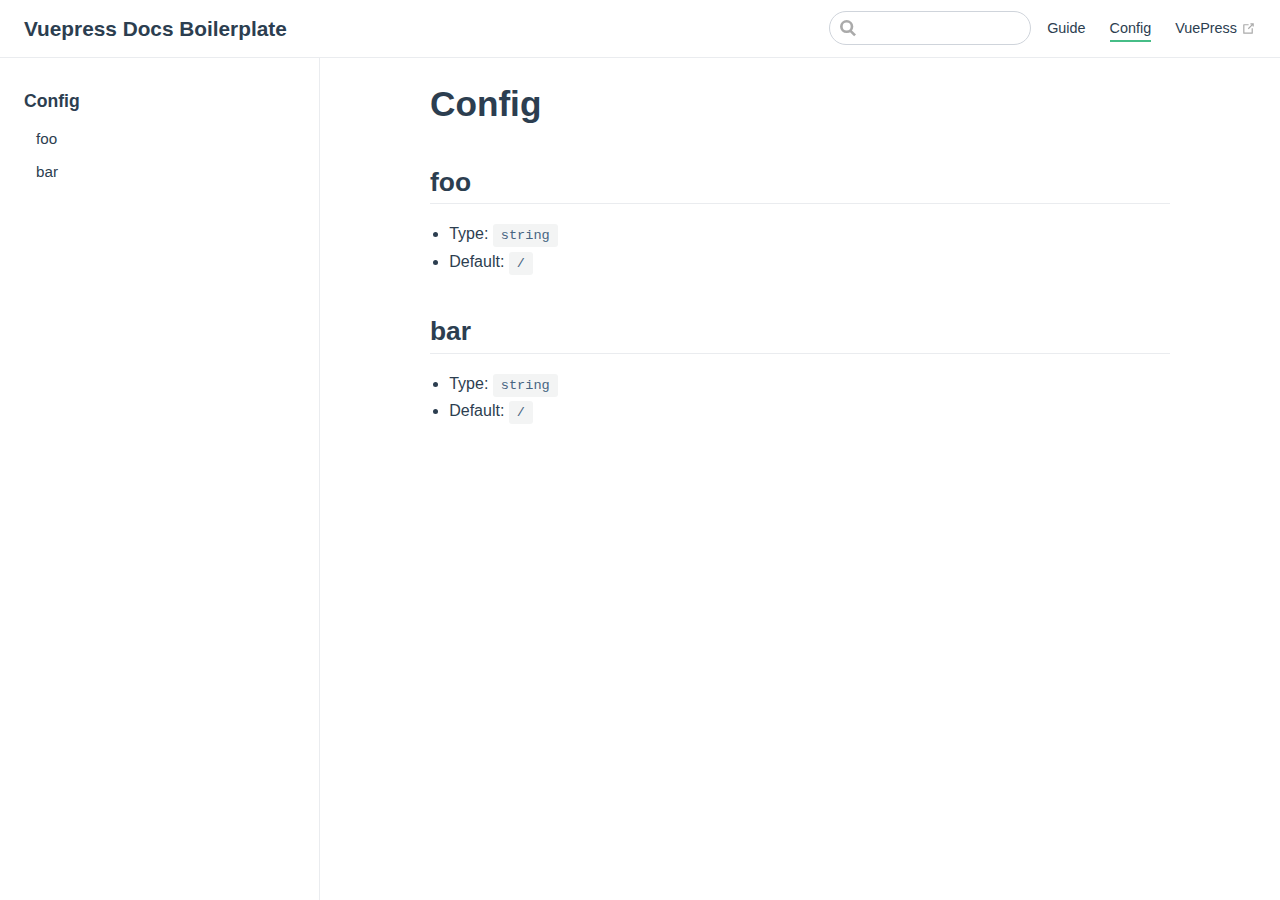
<file: config/index.html>
<!DOCTYPE html>
<html lang="en-US">
  <head>
    <meta charset="utf-8">
    <meta name="viewport" content="width=device-width,initial-scale=1">
    <title>Config | Vuepress Docs Boilerplate</title>
    <meta name="generator" content="VuePress 1.9.10">
    
    <meta name="description" content="">
    <meta name="theme-color" content="#3eaf7c">
    <meta name="apple-mobile-web-app-capable" content="yes">
    <meta name="apple-mobile-web-app-status-bar-style" content="black">
    
    <link rel="preload" href="/assets/css/0.styles.c6d8ffaf.css" as="style"><link rel="preload" href="/assets/js/app.fe4a6347.js" as="script"><link rel="preload" href="/assets/js/2.d76be87f.js" as="script"><link rel="preload" href="/assets/js/1.91cce793.js" as="script"><link rel="preload" href="/assets/js/25.e9af636b.js" as="script"><link rel="prefetch" href="/assets/js/10.0fdacb75.js"><link rel="prefetch" href="/assets/js/11.fc16fbda.js"><link rel="prefetch" href="/assets/js/12.be537a12.js"><link rel="prefetch" href="/assets/js/13.661d7b75.js"><link rel="prefetch" href="/assets/js/14.4673512e.js"><link rel="prefetch" href="/assets/js/15.9fb4f1ad.js"><link rel="prefetch" href="/assets/js/16.b0b6e33b.js"><link rel="prefetch" href="/assets/js/17.10ba81a9.js"><link rel="prefetch" href="/assets/js/18.a01b6027.js"><link rel="prefetch" href="/assets/js/19.d81a04ea.js"><link rel="prefetch" href="/assets/js/20.4534a872.js"><link rel="prefetch" href="/assets/js/21.030f452a.js"><link rel="prefetch" href="/assets/js/22.b78b0f47.js"><link rel="prefetch" href="/assets/js/23.19daa58f.js"><link rel="prefetch" href="/assets/js/24.bfe950e1.js"><link rel="prefetch" href="/assets/js/26.71f2a748.js"><link rel="prefetch" href="/assets/js/27.6886d019.js"><link rel="prefetch" href="/assets/js/28.6fd66ee4.js"><link rel="prefetch" href="/assets/js/3.6d852873.js"><link rel="prefetch" href="/assets/js/4.c29464a1.js"><link rel="prefetch" href="/assets/js/5.de53c724.js"><link rel="prefetch" href="/assets/js/6.78868ed9.js"><link rel="prefetch" href="/assets/js/7.7e58b9c4.js"><link rel="prefetch" href="/assets/js/vendors~docsearch.8b826ef6.js">
    <link rel="stylesheet" href="/assets/css/0.styles.c6d8ffaf.css">
  </head>
  <body>
    <div id="app" data-server-rendered="true"><div class="theme-container"><header class="navbar"><div class="sidebar-button"><svg xmlns="http://www.w3.org/2000/svg" aria-hidden="true" role="img" viewBox="0 0 448 512" class="icon"><path fill="currentColor" d="M436 124H12c-6.627 0-12-5.373-12-12V80c0-6.627 5.373-12 12-12h424c6.627 0 12 5.373 12 12v32c0 6.627-5.373 12-12 12zm0 160H12c-6.627 0-12-5.373-12-12v-32c0-6.627 5.373-12 12-12h424c6.627 0 12 5.373 12 12v32c0 6.627-5.373 12-12 12zm0 160H12c-6.627 0-12-5.373-12-12v-32c0-6.627 5.373-12 12-12h424c6.627 0 12 5.373 12 12v32c0 6.627-5.373 12-12 12z"></path></svg></div> <a href="/" class="home-link router-link-active"><!----> <span class="site-name">Vuepress Docs Boilerplate</span></a> <div class="links"><div class="search-box"><input aria-label="Search" autocomplete="off" spellcheck="false" value=""> <!----></div> <nav class="nav-links can-hide"><div class="nav-item"><a href="/guide/" class="nav-link">
  Guide
</a></div><div class="nav-item"><a href="/config/" aria-current="page" class="nav-link router-link-exact-active router-link-active">
  Config
</a></div><div class="nav-item"><a href="https://v1.vuepress.vuejs.org" target="_blank" rel="noopener noreferrer" class="nav-link external">
  VuePress
  <span><svg xmlns="http://www.w3.org/2000/svg" aria-hidden="true" focusable="false" x="0px" y="0px" viewBox="0 0 100 100" width="15" height="15" class="icon outbound"><path fill="currentColor" d="M18.8,85.1h56l0,0c2.2,0,4-1.8,4-4v-32h-8v28h-48v-48h28v-8h-32l0,0c-2.2,0-4,1.8-4,4v56C14.8,83.3,16.6,85.1,18.8,85.1z"></path> <polygon fill="currentColor" points="45.7,48.7 51.3,54.3 77.2,28.5 77.2,37.2 85.2,37.2 85.2,14.9 62.8,14.9 62.8,22.9 71.5,22.9"></polygon></svg> <span class="sr-only">(opens new window)</span></span></a></div> <!----></nav></div></header> <div class="sidebar-mask"></div> <aside class="sidebar"><nav class="nav-links"><div class="nav-item"><a href="/guide/" class="nav-link">
  Guide
</a></div><div class="nav-item"><a href="/config/" aria-current="page" class="nav-link router-link-exact-active router-link-active">
  Config
</a></div><div class="nav-item"><a href="https://v1.vuepress.vuejs.org" target="_blank" rel="noopener noreferrer" class="nav-link external">
  VuePress
  <span><svg xmlns="http://www.w3.org/2000/svg" aria-hidden="true" focusable="false" x="0px" y="0px" viewBox="0 0 100 100" width="15" height="15" class="icon outbound"><path fill="currentColor" d="M18.8,85.1h56l0,0c2.2,0,4-1.8,4-4v-32h-8v28h-48v-48h28v-8h-32l0,0c-2.2,0-4,1.8-4,4v56C14.8,83.3,16.6,85.1,18.8,85.1z"></path> <polygon fill="currentColor" points="45.7,48.7 51.3,54.3 77.2,28.5 77.2,37.2 85.2,37.2 85.2,14.9 62.8,14.9 62.8,22.9 71.5,22.9"></polygon></svg> <span class="sr-only">(opens new window)</span></span></a></div> <!----></nav>  <ul class="sidebar-links"><li><section class="sidebar-group depth-0"><p class="sidebar-heading open"><span>Config</span> <!----></p> <ul class="sidebar-links sidebar-group-items"><li><a href="/config/#foo" class="sidebar-link">foo</a><ul class="sidebar-sub-headers"></ul></li><li><a href="/config/#bar" class="sidebar-link">bar</a><ul class="sidebar-sub-headers"></ul></li></ul></section></li></ul> </aside> <main class="page"> <div class="theme-default-content content__default"><h1 id="config"><a href="#config" class="header-anchor">#</a> Config</h1> <h2 id="foo"><a href="#foo" class="header-anchor">#</a> foo</h2> <ul><li>Type: <code>string</code></li> <li>Default: <code>/</code></li></ul> <h2 id="bar"><a href="#bar" class="header-anchor">#</a> bar</h2> <ul><li>Type: <code>string</code></li> <li>Default: <code>/</code></li></ul></div> <footer class="page-edit"><!----> <!----></footer> <!----> </main></div><div class="global-ui"></div></div>
    <script src="/assets/js/app.fe4a6347.js" defer></script><script src="/assets/js/2.d76be87f.js" defer></script><script src="/assets/js/1.91cce793.js" defer></script><script src="/assets/js/25.e9af636b.js" defer></script>
  </body>
</html>
</file>
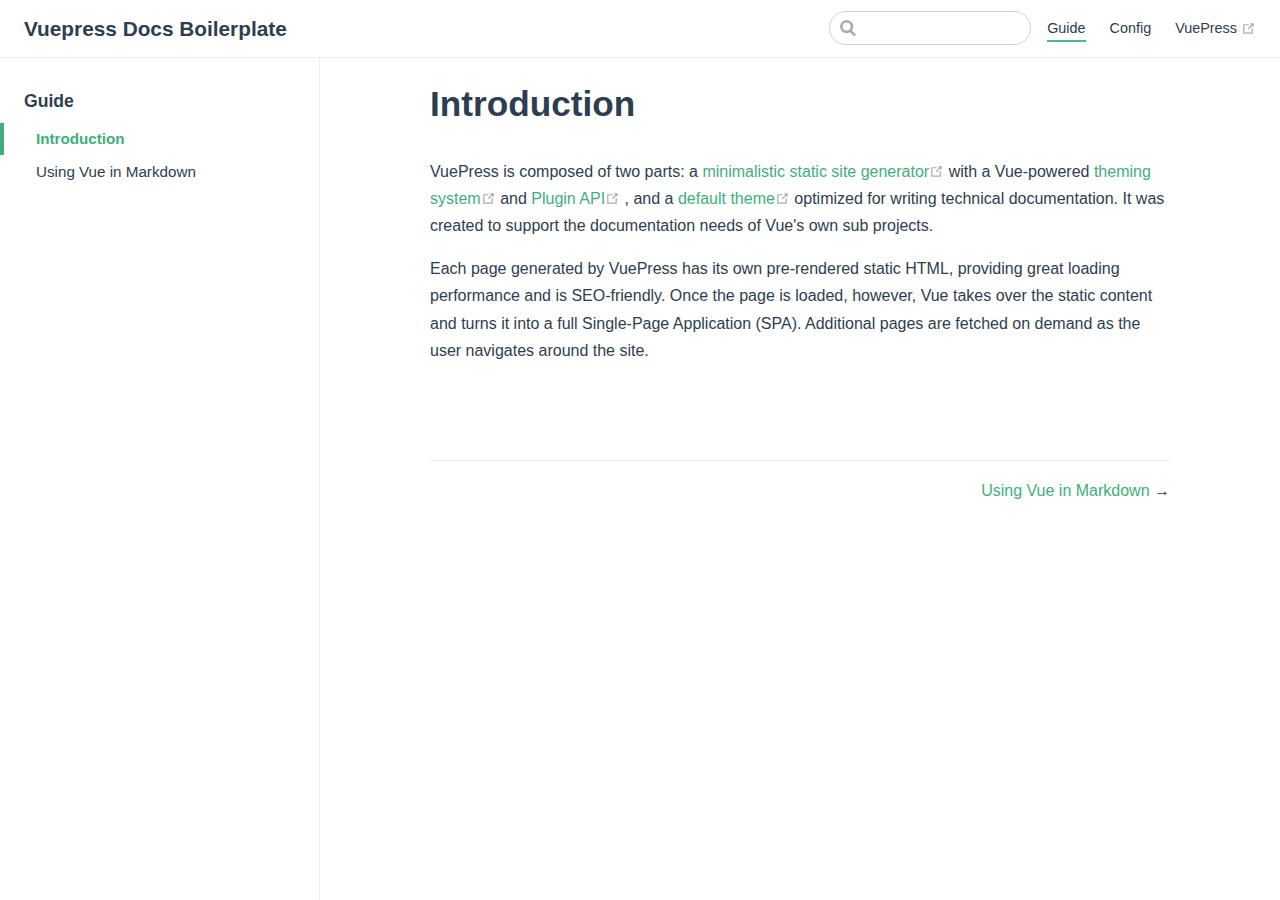
<file: guide/index.html>
<!DOCTYPE html>
<html lang="en-US">
  <head>
    <meta charset="utf-8">
    <meta name="viewport" content="width=device-width,initial-scale=1">
    <title>Introduction | Vuepress Docs Boilerplate</title>
    <meta name="generator" content="VuePress 1.9.10">
    
    <meta name="description" content="">
    <meta name="theme-color" content="#3eaf7c">
    <meta name="apple-mobile-web-app-capable" content="yes">
    <meta name="apple-mobile-web-app-status-bar-style" content="black">
    
    <link rel="preload" href="/assets/css/0.styles.c6d8ffaf.css" as="style"><link rel="preload" href="/assets/js/app.fe4a6347.js" as="script"><link rel="preload" href="/assets/js/2.d76be87f.js" as="script"><link rel="preload" href="/assets/js/1.91cce793.js" as="script"><link rel="preload" href="/assets/js/26.71f2a748.js" as="script"><link rel="prefetch" href="/assets/js/10.0fdacb75.js"><link rel="prefetch" href="/assets/js/11.fc16fbda.js"><link rel="prefetch" href="/assets/js/12.be537a12.js"><link rel="prefetch" href="/assets/js/13.661d7b75.js"><link rel="prefetch" href="/assets/js/14.4673512e.js"><link rel="prefetch" href="/assets/js/15.9fb4f1ad.js"><link rel="prefetch" href="/assets/js/16.b0b6e33b.js"><link rel="prefetch" href="/assets/js/17.10ba81a9.js"><link rel="prefetch" href="/assets/js/18.a01b6027.js"><link rel="prefetch" href="/assets/js/19.d81a04ea.js"><link rel="prefetch" href="/assets/js/20.4534a872.js"><link rel="prefetch" href="/assets/js/21.030f452a.js"><link rel="prefetch" href="/assets/js/22.b78b0f47.js"><link rel="prefetch" href="/assets/js/23.19daa58f.js"><link rel="prefetch" href="/assets/js/24.bfe950e1.js"><link rel="prefetch" href="/assets/js/25.e9af636b.js"><link rel="prefetch" href="/assets/js/27.6886d019.js"><link rel="prefetch" href="/assets/js/28.6fd66ee4.js"><link rel="prefetch" href="/assets/js/3.6d852873.js"><link rel="prefetch" href="/assets/js/4.c29464a1.js"><link rel="prefetch" href="/assets/js/5.de53c724.js"><link rel="prefetch" href="/assets/js/6.78868ed9.js"><link rel="prefetch" href="/assets/js/7.7e58b9c4.js"><link rel="prefetch" href="/assets/js/vendors~docsearch.8b826ef6.js">
    <link rel="stylesheet" href="/assets/css/0.styles.c6d8ffaf.css">
  </head>
  <body>
    <div id="app" data-server-rendered="true"><div class="theme-container"><header class="navbar"><div class="sidebar-button"><svg xmlns="http://www.w3.org/2000/svg" aria-hidden="true" role="img" viewBox="0 0 448 512" class="icon"><path fill="currentColor" d="M436 124H12c-6.627 0-12-5.373-12-12V80c0-6.627 5.373-12 12-12h424c6.627 0 12 5.373 12 12v32c0 6.627-5.373 12-12 12zm0 160H12c-6.627 0-12-5.373-12-12v-32c0-6.627 5.373-12 12-12h424c6.627 0 12 5.373 12 12v32c0 6.627-5.373 12-12 12zm0 160H12c-6.627 0-12-5.373-12-12v-32c0-6.627 5.373-12 12-12h424c6.627 0 12 5.373 12 12v32c0 6.627-5.373 12-12 12z"></path></svg></div> <a href="/" class="home-link router-link-active"><!----> <span class="site-name">Vuepress Docs Boilerplate</span></a> <div class="links"><div class="search-box"><input aria-label="Search" autocomplete="off" spellcheck="false" value=""> <!----></div> <nav class="nav-links can-hide"><div class="nav-item"><a href="/guide/" aria-current="page" class="nav-link router-link-exact-active router-link-active">
  Guide
</a></div><div class="nav-item"><a href="/config/" class="nav-link">
  Config
</a></div><div class="nav-item"><a href="https://v1.vuepress.vuejs.org" target="_blank" rel="noopener noreferrer" class="nav-link external">
  VuePress
  <span><svg xmlns="http://www.w3.org/2000/svg" aria-hidden="true" focusable="false" x="0px" y="0px" viewBox="0 0 100 100" width="15" height="15" class="icon outbound"><path fill="currentColor" d="M18.8,85.1h56l0,0c2.2,0,4-1.8,4-4v-32h-8v28h-48v-48h28v-8h-32l0,0c-2.2,0-4,1.8-4,4v56C14.8,83.3,16.6,85.1,18.8,85.1z"></path> <polygon fill="currentColor" points="45.7,48.7 51.3,54.3 77.2,28.5 77.2,37.2 85.2,37.2 85.2,14.9 62.8,14.9 62.8,22.9 71.5,22.9"></polygon></svg> <span class="sr-only">(opens new window)</span></span></a></div> <!----></nav></div></header> <div class="sidebar-mask"></div> <aside class="sidebar"><nav class="nav-links"><div class="nav-item"><a href="/guide/" aria-current="page" class="nav-link router-link-exact-active router-link-active">
  Guide
</a></div><div class="nav-item"><a href="/config/" class="nav-link">
  Config
</a></div><div class="nav-item"><a href="https://v1.vuepress.vuejs.org" target="_blank" rel="noopener noreferrer" class="nav-link external">
  VuePress
  <span><svg xmlns="http://www.w3.org/2000/svg" aria-hidden="true" focusable="false" x="0px" y="0px" viewBox="0 0 100 100" width="15" height="15" class="icon outbound"><path fill="currentColor" d="M18.8,85.1h56l0,0c2.2,0,4-1.8,4-4v-32h-8v28h-48v-48h28v-8h-32l0,0c-2.2,0-4,1.8-4,4v56C14.8,83.3,16.6,85.1,18.8,85.1z"></path> <polygon fill="currentColor" points="45.7,48.7 51.3,54.3 77.2,28.5 77.2,37.2 85.2,37.2 85.2,14.9 62.8,14.9 62.8,22.9 71.5,22.9"></polygon></svg> <span class="sr-only">(opens new window)</span></span></a></div> <!----></nav>  <ul class="sidebar-links"><li><section class="sidebar-group depth-0"><p class="sidebar-heading open"><span>Guide</span> <!----></p> <ul class="sidebar-links sidebar-group-items"><li><a href="/guide/" aria-current="page" class="active sidebar-link">Introduction</a></li><li><a href="/guide/using-vue.html" class="sidebar-link">Using Vue in Markdown</a></li></ul></section></li></ul> </aside> <main class="page"> <div class="theme-default-content content__default"><h1 id="introduction"><a href="#introduction" class="header-anchor">#</a> Introduction</h1> <p>VuePress is composed of two parts: a <a href="https://github.com/vuejs/vuepress/tree/master/packages/%40vuepress/core" target="_blank" rel="noopener noreferrer">minimalistic static site generator<span><svg xmlns="http://www.w3.org/2000/svg" aria-hidden="true" focusable="false" x="0px" y="0px" viewBox="0 0 100 100" width="15" height="15" class="icon outbound"><path fill="currentColor" d="M18.8,85.1h56l0,0c2.2,0,4-1.8,4-4v-32h-8v28h-48v-48h28v-8h-32l0,0c-2.2,0-4,1.8-4,4v56C14.8,83.3,16.6,85.1,18.8,85.1z"></path> <polygon fill="currentColor" points="45.7,48.7 51.3,54.3 77.2,28.5 77.2,37.2 85.2,37.2 85.2,14.9 62.8,14.9 62.8,22.9 71.5,22.9"></polygon></svg> <span class="sr-only">(opens new window)</span></span></a> with a Vue-powered <a href="https://v1.vuepress.vuejs.org/theme/" target="_blank" rel="noopener noreferrer">theming system<span><svg xmlns="http://www.w3.org/2000/svg" aria-hidden="true" focusable="false" x="0px" y="0px" viewBox="0 0 100 100" width="15" height="15" class="icon outbound"><path fill="currentColor" d="M18.8,85.1h56l0,0c2.2,0,4-1.8,4-4v-32h-8v28h-48v-48h28v-8h-32l0,0c-2.2,0-4,1.8-4,4v56C14.8,83.3,16.6,85.1,18.8,85.1z"></path> <polygon fill="currentColor" points="45.7,48.7 51.3,54.3 77.2,28.5 77.2,37.2 85.2,37.2 85.2,14.9 62.8,14.9 62.8,22.9 71.5,22.9"></polygon></svg> <span class="sr-only">(opens new window)</span></span></a> and <a href="https://v1.vuepress.vuejs.org/plugin/" target="_blank" rel="noopener noreferrer">Plugin API<span><svg xmlns="http://www.w3.org/2000/svg" aria-hidden="true" focusable="false" x="0px" y="0px" viewBox="0 0 100 100" width="15" height="15" class="icon outbound"><path fill="currentColor" d="M18.8,85.1h56l0,0c2.2,0,4-1.8,4-4v-32h-8v28h-48v-48h28v-8h-32l0,0c-2.2,0-4,1.8-4,4v56C14.8,83.3,16.6,85.1,18.8,85.1z"></path> <polygon fill="currentColor" points="45.7,48.7 51.3,54.3 77.2,28.5 77.2,37.2 85.2,37.2 85.2,14.9 62.8,14.9 62.8,22.9 71.5,22.9"></polygon></svg> <span class="sr-only">(opens new window)</span></span></a>, and a <a href="https://v1.vuepress.vuejs.org/theme/default-theme-config.html" target="_blank" rel="noopener noreferrer">default theme<span><svg xmlns="http://www.w3.org/2000/svg" aria-hidden="true" focusable="false" x="0px" y="0px" viewBox="0 0 100 100" width="15" height="15" class="icon outbound"><path fill="currentColor" d="M18.8,85.1h56l0,0c2.2,0,4-1.8,4-4v-32h-8v28h-48v-48h28v-8h-32l0,0c-2.2,0-4,1.8-4,4v56C14.8,83.3,16.6,85.1,18.8,85.1z"></path> <polygon fill="currentColor" points="45.7,48.7 51.3,54.3 77.2,28.5 77.2,37.2 85.2,37.2 85.2,14.9 62.8,14.9 62.8,22.9 71.5,22.9"></polygon></svg> <span class="sr-only">(opens new window)</span></span></a> optimized for writing technical documentation. It was created to support the documentation needs of Vue's own sub projects.</p> <p>Each page generated by VuePress has its own pre-rendered static HTML, providing great loading performance and is SEO-friendly. Once the page is loaded, however, Vue takes over the static content and turns it into a full Single-Page Application (SPA). Additional pages are fetched on demand as the user navigates around the site.</p></div> <footer class="page-edit"><!----> <!----></footer> <div class="page-nav"><p class="inner"><!----> <span class="next"><a href="/guide/using-vue.html">
        Using Vue in Markdown
      </a>
      →
    </span></p></div> </main></div><div class="global-ui"></div></div>
    <script src="/assets/js/app.fe4a6347.js" defer></script><script src="/assets/js/2.d76be87f.js" defer></script><script src="/assets/js/1.91cce793.js" defer></script><script src="/assets/js/26.71f2a748.js" defer></script>
  </body>
</html>
</file>
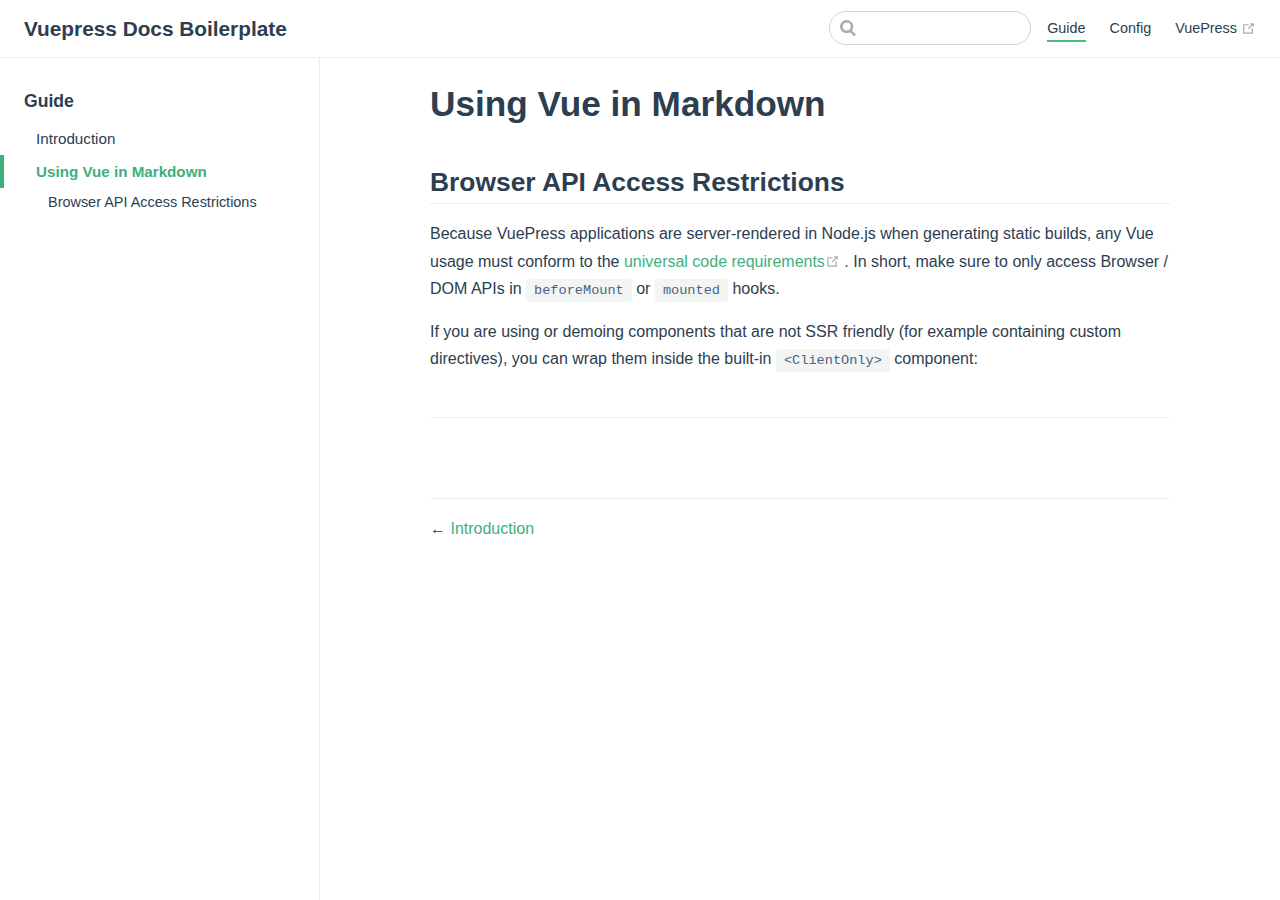
<file: guide/using-vue.html>
<!DOCTYPE html>
<html lang="en-US">
  <head>
    <meta charset="utf-8">
    <meta name="viewport" content="width=device-width,initial-scale=1">
    <title>Using Vue in Markdown | Vuepress Docs Boilerplate</title>
    <meta name="generator" content="VuePress 1.9.10">
    
    <meta name="description" content="">
    <meta name="theme-color" content="#3eaf7c">
    <meta name="apple-mobile-web-app-capable" content="yes">
    <meta name="apple-mobile-web-app-status-bar-style" content="black">
    
    <link rel="preload" href="/assets/css/0.styles.c6d8ffaf.css" as="style"><link rel="preload" href="/assets/js/app.fe4a6347.js" as="script"><link rel="preload" href="/assets/js/2.d76be87f.js" as="script"><link rel="preload" href="/assets/js/1.91cce793.js" as="script"><link rel="preload" href="/assets/js/27.6886d019.js" as="script"><link rel="prefetch" href="/assets/js/10.0fdacb75.js"><link rel="prefetch" href="/assets/js/11.fc16fbda.js"><link rel="prefetch" href="/assets/js/12.be537a12.js"><link rel="prefetch" href="/assets/js/13.661d7b75.js"><link rel="prefetch" href="/assets/js/14.4673512e.js"><link rel="prefetch" href="/assets/js/15.9fb4f1ad.js"><link rel="prefetch" href="/assets/js/16.b0b6e33b.js"><link rel="prefetch" href="/assets/js/17.10ba81a9.js"><link rel="prefetch" href="/assets/js/18.a01b6027.js"><link rel="prefetch" href="/assets/js/19.d81a04ea.js"><link rel="prefetch" href="/assets/js/20.4534a872.js"><link rel="prefetch" href="/assets/js/21.030f452a.js"><link rel="prefetch" href="/assets/js/22.b78b0f47.js"><link rel="prefetch" href="/assets/js/23.19daa58f.js"><link rel="prefetch" href="/assets/js/24.bfe950e1.js"><link rel="prefetch" href="/assets/js/25.e9af636b.js"><link rel="prefetch" href="/assets/js/26.71f2a748.js"><link rel="prefetch" href="/assets/js/28.6fd66ee4.js"><link rel="prefetch" href="/assets/js/3.6d852873.js"><link rel="prefetch" href="/assets/js/4.c29464a1.js"><link rel="prefetch" href="/assets/js/5.de53c724.js"><link rel="prefetch" href="/assets/js/6.78868ed9.js"><link rel="prefetch" href="/assets/js/7.7e58b9c4.js"><link rel="prefetch" href="/assets/js/vendors~docsearch.8b826ef6.js">
    <link rel="stylesheet" href="/assets/css/0.styles.c6d8ffaf.css">
  </head>
  <body>
    <div id="app" data-server-rendered="true"><div class="theme-container"><header class="navbar"><div class="sidebar-button"><svg xmlns="http://www.w3.org/2000/svg" aria-hidden="true" role="img" viewBox="0 0 448 512" class="icon"><path fill="currentColor" d="M436 124H12c-6.627 0-12-5.373-12-12V80c0-6.627 5.373-12 12-12h424c6.627 0 12 5.373 12 12v32c0 6.627-5.373 12-12 12zm0 160H12c-6.627 0-12-5.373-12-12v-32c0-6.627 5.373-12 12-12h424c6.627 0 12 5.373 12 12v32c0 6.627-5.373 12-12 12zm0 160H12c-6.627 0-12-5.373-12-12v-32c0-6.627 5.373-12 12-12h424c6.627 0 12 5.373 12 12v32c0 6.627-5.373 12-12 12z"></path></svg></div> <a href="/" class="home-link router-link-active"><!----> <span class="site-name">Vuepress Docs Boilerplate</span></a> <div class="links"><div class="search-box"><input aria-label="Search" autocomplete="off" spellcheck="false" value=""> <!----></div> <nav class="nav-links can-hide"><div class="nav-item"><a href="/guide/" class="nav-link router-link-active">
  Guide
</a></div><div class="nav-item"><a href="/config/" class="nav-link">
  Config
</a></div><div class="nav-item"><a href="https://v1.vuepress.vuejs.org" target="_blank" rel="noopener noreferrer" class="nav-link external">
  VuePress
  <span><svg xmlns="http://www.w3.org/2000/svg" aria-hidden="true" focusable="false" x="0px" y="0px" viewBox="0 0 100 100" width="15" height="15" class="icon outbound"><path fill="currentColor" d="M18.8,85.1h56l0,0c2.2,0,4-1.8,4-4v-32h-8v28h-48v-48h28v-8h-32l0,0c-2.2,0-4,1.8-4,4v56C14.8,83.3,16.6,85.1,18.8,85.1z"></path> <polygon fill="currentColor" points="45.7,48.7 51.3,54.3 77.2,28.5 77.2,37.2 85.2,37.2 85.2,14.9 62.8,14.9 62.8,22.9 71.5,22.9"></polygon></svg> <span class="sr-only">(opens new window)</span></span></a></div> <!----></nav></div></header> <div class="sidebar-mask"></div> <aside class="sidebar"><nav class="nav-links"><div class="nav-item"><a href="/guide/" class="nav-link router-link-active">
  Guide
</a></div><div class="nav-item"><a href="/config/" class="nav-link">
  Config
</a></div><div class="nav-item"><a href="https://v1.vuepress.vuejs.org" target="_blank" rel="noopener noreferrer" class="nav-link external">
  VuePress
  <span><svg xmlns="http://www.w3.org/2000/svg" aria-hidden="true" focusable="false" x="0px" y="0px" viewBox="0 0 100 100" width="15" height="15" class="icon outbound"><path fill="currentColor" d="M18.8,85.1h56l0,0c2.2,0,4-1.8,4-4v-32h-8v28h-48v-48h28v-8h-32l0,0c-2.2,0-4,1.8-4,4v56C14.8,83.3,16.6,85.1,18.8,85.1z"></path> <polygon fill="currentColor" points="45.7,48.7 51.3,54.3 77.2,28.5 77.2,37.2 85.2,37.2 85.2,14.9 62.8,14.9 62.8,22.9 71.5,22.9"></polygon></svg> <span class="sr-only">(opens new window)</span></span></a></div> <!----></nav>  <ul class="sidebar-links"><li><section class="sidebar-group depth-0"><p class="sidebar-heading open"><span>Guide</span> <!----></p> <ul class="sidebar-links sidebar-group-items"><li><a href="/guide/" aria-current="page" class="sidebar-link">Introduction</a></li><li><a href="/guide/using-vue.html" aria-current="page" class="active sidebar-link">Using Vue in Markdown</a><ul class="sidebar-sub-headers"><li class="sidebar-sub-header"><a href="/guide/using-vue.html#browser-api-access-restrictions" class="sidebar-link">Browser API Access Restrictions</a></li><li class="sidebar-sub-header"><a href="/guide/using-vue.html#" class="sidebar-link"></a></li></ul></li></ul></section></li></ul> </aside> <main class="page"> <div class="theme-default-content content__default"><h1 id="using-vue-in-markdown"><a href="#using-vue-in-markdown" class="header-anchor">#</a> Using Vue in Markdown</h1> <h2 id="browser-api-access-restrictions"><a href="#browser-api-access-restrictions" class="header-anchor">#</a> Browser API Access Restrictions</h2> <p>Because VuePress applications are server-rendered in Node.js when generating static builds, any Vue usage must conform to the <a href="https://ssr.vuejs.org/en/universal.html" target="_blank" rel="noopener noreferrer">universal code requirements<span><svg xmlns="http://www.w3.org/2000/svg" aria-hidden="true" focusable="false" x="0px" y="0px" viewBox="0 0 100 100" width="15" height="15" class="icon outbound"><path fill="currentColor" d="M18.8,85.1h56l0,0c2.2,0,4-1.8,4-4v-32h-8v28h-48v-48h28v-8h-32l0,0c-2.2,0-4,1.8-4,4v56C14.8,83.3,16.6,85.1,18.8,85.1z"></path> <polygon fill="currentColor" points="45.7,48.7 51.3,54.3 77.2,28.5 77.2,37.2 85.2,37.2 85.2,14.9 62.8,14.9 62.8,22.9 71.5,22.9"></polygon></svg> <span class="sr-only">(opens new window)</span></span></a>. In short, make sure to only access Browser / DOM APIs in <code>beforeMount</code> or <code>mounted</code> hooks.</p> <p>If you are using or demoing components that are not SSR friendly (for example containing custom directives), you can wrap them inside the built-in <code>&lt;ClientOnly&gt;</code> component:</p> <h2 id=""><a href="#" class="header-anchor">#</a></h2></div> <footer class="page-edit"><!----> <!----></footer> <div class="page-nav"><p class="inner"><span class="prev">
      ←
      <a href="/guide/" class="prev router-link-active">
        Introduction
      </a></span> <!----></p></div> </main></div><div class="global-ui"></div></div>
    <script src="/assets/js/app.fe4a6347.js" defer></script><script src="/assets/js/2.d76be87f.js" defer></script><script src="/assets/js/1.91cce793.js" defer></script><script src="/assets/js/27.6886d019.js" defer></script>
  </body>
</html>
</file>
<file: assets/css/0.styles.c6d8ffaf.css>
code[class*=language-],pre[class*=language-]{color:#ccc;background:none;font-family:Consolas,Monaco,Andale Mono,Ubuntu Mono,monospace;font-size:1em;text-align:left;white-space:pre;word-spacing:normal;word-break:normal;word-wrap:normal;line-height:1.5;-moz-tab-size:4;-o-tab-size:4;tab-size:4;-webkit-hyphens:none;hyphens:none}pre[class*=language-]{padding:1em;margin:.5em 0;overflow:auto}:not(pre)>code[class*=language-],pre[class*=language-]{background:#2d2d2d}:not(pre)>code[class*=language-]{padding:.1em;border-radius:.3em;white-space:normal}.token.block-comment,.token.cdata,.token.comment,.token.doctype,.token.prolog{color:#999}.token.punctuation{color:#ccc}.token.attr-name,.token.deleted,.token.namespace,.token.tag{color:#e2777a}.token.function-name{color:#6196cc}.token.boolean,.token.function,.token.number{color:#f08d49}.token.class-name,.token.constant,.token.property,.token.symbol{color:#f8c555}.token.atrule,.token.builtin,.token.important,.token.keyword,.token.selector{color:#cc99cd}.token.attr-value,.token.char,.token.regex,.token.string,.token.variable{color:#7ec699}.token.entity,.token.operator,.token.url{color:#67cdcc}.token.bold,.token.important{font-weight:700}.token.italic{font-style:italic}.token.entity{cursor:help}.token.inserted{color:green}.theme-default-content code{color:#476582;padding:.25rem .5rem;margin:0;font-size:.85em;background-color:rgba(27,31,35,.05);border-radius:3px}.theme-default-content code .token.deleted{color:#ec5975}.theme-default-content code .token.inserted{color:#3eaf7c}.theme-default-content pre,.theme-default-content pre[class*=language-]{line-height:1.4;padding:1.25rem 1.5rem;margin:.85rem 0;background-color:#282c34;border-radius:6px;overflow:auto}.theme-default-content pre[class*=language-] code,.theme-default-content pre code{color:#fff;padding:0;background-color:transparent;border-radius:0}div[class*=language-]{position:relative;background-color:#282c34;border-radius:6px}div[class*=language-] .highlight-lines{-webkit-user-select:none;user-select:none;padding-top:1.3rem;position:absolute;top:0;left:0;width:100%;line-height:1.4}div[class*=language-] .highlight-lines .highlighted{background-color:rgba(0,0,0,.66)}div[class*=language-] pre,div[class*=language-] pre[class*=language-]{background:transparent;position:relative;z-index:1}div[class*=language-]:before{position:absolute;z-index:3;top:.8em;right:1em;font-size:.75rem;color:hsla(0,0%,100%,.4)}div[class*=language-]:not(.line-numbers-mode) .line-numbers-wrapper{display:none}div[class*=language-].line-numbers-mode .highlight-lines .highlighted{position:relative}div[class*=language-].line-numbers-mode .highlight-lines .highlighted:before{content:" ";position:absolute;z-index:3;left:0;top:0;display:block;width:3.5rem;height:100%;background-color:rgba(0,0,0,.66)}div[class*=language-].line-numbers-mode pre{padding-left:4.5rem;vertical-align:middle}div[class*=language-].line-numbers-mode .line-numbers-wrapper{position:absolute;top:0;width:3.5rem;text-align:center;color:hsla(0,0%,100%,.3);padding:1.25rem 0;line-height:1.4}div[class*=language-].line-numbers-mode .line-numbers-wrapper br{-webkit-user-select:none;user-select:none}div[class*=language-].line-numbers-mode .line-numbers-wrapper .line-number{position:relative;z-index:4;-webkit-user-select:none;user-select:none;font-size:.85em}div[class*=language-].line-numbers-mode:after{content:"";position:absolute;z-index:2;top:0;left:0;width:3.5rem;height:100%;border-radius:6px 0 0 6px;border-right:1px solid rgba(0,0,0,.66);background-color:#282c34}div[class~=language-js]:before{content:"js"}div[class~=language-ts]:before{content:"ts"}div[class~=language-html]:before{content:"html"}div[class~=language-md]:before{content:"md"}div[class~=language-vue]:before{content:"vue"}div[class~=language-css]:before{content:"css"}div[class~=language-sass]:before{content:"sass"}div[class~=language-scss]:before{content:"scss"}div[class~=language-less]:before{content:"less"}div[class~=language-stylus]:before{content:"stylus"}div[class~=language-go]:before{content:"go"}div[class~=language-java]:before{content:"java"}div[class~=language-c]:before{content:"c"}div[class~=language-sh]:before{content:"sh"}div[class~=language-yaml]:before{content:"yaml"}div[class~=language-py]:before{content:"py"}div[class~=language-docker]:before{content:"docker"}div[class~=language-dockerfile]:before{content:"dockerfile"}div[class~=language-makefile]:before{content:"makefile"}div[class~=language-javascript]:before{content:"js"}div[class~=language-typescript]:before{content:"ts"}div[class~=language-markup]:before{content:"html"}div[class~=language-markdown]:before{content:"md"}div[class~=language-json]:before{content:"json"}div[class~=language-ruby]:before{content:"rb"}div[class~=language-python]:before{content:"py"}div[class~=language-bash]:before{content:"sh"}div[class~=language-php]:before{content:"php"}.custom-block .custom-block-title{font-weight:600;margin-bottom:-.4rem}.custom-block.danger,.custom-block.tip,.custom-block.warning{padding:.1rem 1.5rem;border-left-width:.5rem;border-left-style:solid;margin:1rem 0}.custom-block.tip{background-color:#f3f5f7;border-color:#42b983}.custom-block.warning{background-color:rgba(255,229,100,.3);border-color:#e7c000;color:#6b5900}.custom-block.warning .custom-block-title{color:#b29400}.custom-block.warning a{color:#2c3e50}.custom-block.danger{background-color:#ffe6e6;border-color:#c00;color:#4d0000}.custom-block.danger .custom-block-title{color:#900}.custom-block.danger a{color:#2c3e50}.custom-block.details{display:block;position:relative;border-radius:2px;margin:1.6em 0;padding:1.6em;background-color:#eee}.custom-block.details h4{margin-top:0}.custom-block.details figure:last-child,.custom-block.details p:last-child{margin-bottom:0;padding-bottom:0}.custom-block.details summary{outline:none;cursor:pointer}.arrow{display:inline-block;width:0;height:0}.arrow.up{border-bottom:6px solid #ccc}.arrow.down,.arrow.up{border-left:4px solid transparent;border-right:4px solid transparent}.arrow.down{border-top:6px solid #ccc}.arrow.right{border-left:6px solid #ccc}.arrow.left,.arrow.right{border-top:4px solid transparent;border-bottom:4px solid transparent}.arrow.left{border-right:6px solid #ccc}.theme-default-content:not(.custom){max-width:740px;margin:0 auto;padding:2rem 2.5rem}@media (max-width:959px){.theme-default-content:not(.custom){padding:2rem}}@media (max-width:419px){.theme-default-content:not(.custom){padding:1.5rem}}.table-of-contents .badge{vertical-align:middle}body,html{padding:0;margin:0;background-color:#fff}body{font-family:-apple-system,BlinkMacSystemFont,Segoe UI,Roboto,Oxygen,Ubuntu,Cantarell,Fira Sans,Droid Sans,Helvetica Neue,sans-serif;-webkit-font-smoothing:antialiased;-moz-osx-font-smoothing:grayscale;font-size:16px;color:#2c3e50}.page{padding-left:20rem}.navbar{z-index:20;right:0;height:3.6rem;background-color:#fff;box-sizing:border-box;border-bottom:1px solid #eaecef}.navbar,.sidebar-mask{position:fixed;top:0;left:0}.sidebar-mask{z-index:9;width:100vw;height:100vh;display:none}.sidebar{font-size:16px;background-color:#fff;width:20rem;position:fixed;z-index:10;margin:0;top:3.6rem;left:0;bottom:0;box-sizing:border-box;border-right:1px solid #eaecef;overflow-y:auto}.theme-default-content:not(.custom)>:first-child{margin-top:3.6rem}.theme-default-content:not(.custom) a:hover{text-decoration:underline}.theme-default-content:not(.custom) p.demo{padding:1rem 1.5rem;border:1px solid #ddd;border-radius:4px}.theme-default-content:not(.custom) img{max-width:100%}.theme-default-content.custom{padding:0;margin:0}.theme-default-content.custom img{max-width:100%}a{font-weight:500;text-decoration:none}a,p a code{color:#3eaf7c}p a code{font-weight:400}kbd{background:#eee;border:.15rem solid #ddd;border-bottom:.25rem solid #ddd;border-radius:.15rem;padding:0 .15em}blockquote{font-size:1rem;color:#999;border-left:.2rem solid #dfe2e5;margin:1rem 0;padding:.25rem 0 .25rem 1rem}blockquote>p{margin:0}ol,ul{padding-left:1.2em}strong{font-weight:600}h1,h2,h3,h4,h5,h6{font-weight:600;line-height:1.25}.theme-default-content:not(.custom)>h1,.theme-default-content:not(.custom)>h2,.theme-default-content:not(.custom)>h3,.theme-default-content:not(.custom)>h4,.theme-default-content:not(.custom)>h5,.theme-default-content:not(.custom)>h6{margin-top:-3.1rem;padding-top:4.6rem;margin-bottom:0}.theme-default-content:not(.custom)>h1:first-child,.theme-default-content:not(.custom)>h2:first-child,.theme-default-content:not(.custom)>h3:first-child,.theme-default-content:not(.custom)>h4:first-child,.theme-default-content:not(.custom)>h5:first-child,.theme-default-content:not(.custom)>h6:first-child{margin-top:-1.5rem;margin-bottom:1rem}.theme-default-content:not(.custom)>h1:first-child+.custom-block,.theme-default-content:not(.custom)>h1:first-child+p,.theme-default-content:not(.custom)>h1:first-child+pre,.theme-default-content:not(.custom)>h2:first-child+.custom-block,.theme-default-content:not(.custom)>h2:first-child+p,.theme-default-content:not(.custom)>h2:first-child+pre,.theme-default-content:not(.custom)>h3:first-child+.custom-block,.theme-default-content:not(.custom)>h3:first-child+p,.theme-default-content:not(.custom)>h3:first-child+pre,.theme-default-content:not(.custom)>h4:first-child+.custom-block,.theme-default-content:not(.custom)>h4:first-child+p,.theme-default-content:not(.custom)>h4:first-child+pre,.theme-default-content:not(.custom)>h5:first-child+.custom-block,.theme-default-content:not(.custom)>h5:first-child+p,.theme-default-content:not(.custom)>h5:first-child+pre,.theme-default-content:not(.custom)>h6:first-child+.custom-block,.theme-default-content:not(.custom)>h6:first-child+p,.theme-default-content:not(.custom)>h6:first-child+pre{margin-top:2rem}h1:focus .header-anchor,h1:hover .header-anchor,h2:focus .header-anchor,h2:hover .header-anchor,h3:focus .header-anchor,h3:hover .header-anchor,h4:focus .header-anchor,h4:hover .header-anchor,h5:focus .header-anchor,h5:hover .header-anchor,h6:focus .header-anchor,h6:hover .header-anchor{opacity:1}h1{font-size:2.2rem}h2{font-size:1.65rem;padding-bottom:.3rem;border-bottom:1px solid #eaecef}h3{font-size:1.35rem}a.header-anchor{font-size:.85em;float:left;margin-left:-.87em;padding-right:.23em;margin-top:.125em;-webkit-user-select:none;user-select:none;opacity:0}a.header-anchor:focus,a.header-anchor:hover{text-decoration:none}.line-number,code,kbd{font-family:source-code-pro,Menlo,Monaco,Consolas,Courier New,monospace}ol,p,ul{line-height:1.7}hr{border:0;border-top:1px solid #eaecef}table{border-collapse:collapse;margin:1rem 0;display:block;overflow-x:auto}tr{border-top:1px solid #dfe2e5}tr:nth-child(2n){background-color:#f6f8fa}td,th{border:1px solid #dfe2e5;padding:.6em 1em}.theme-container.sidebar-open .sidebar-mask{display:block}.theme-container.no-navbar .theme-default-content:not(.custom)>h1,.theme-container.no-navbar h2,.theme-container.no-navbar h3,.theme-container.no-navbar h4,.theme-container.no-navbar h5,.theme-container.no-navbar h6{margin-top:1.5rem;padding-top:0}.theme-container.no-navbar .sidebar{top:0}@media (min-width:720px){.theme-container.no-sidebar .sidebar{display:none}.theme-container.no-sidebar .page{padding-left:0}}@media (max-width:959px){.sidebar{font-size:15px;width:16.4rem}.page{padding-left:16.4rem}}@media (max-width:719px){.sidebar{top:0;padding-top:3.6rem;transform:translateX(-100%);transition:transform .2s ease}.page{padding-left:0}.theme-container.sidebar-open .sidebar{transform:translateX(0)}.theme-container.no-navbar .sidebar{padding-top:0}}@media (max-width:419px){h1{font-size:1.9rem}.theme-default-content div[class*=language-]{margin:.85rem -1.5rem;border-radius:0}}.home .hero img{max-width:450px!important}#nprogress{pointer-events:none}#nprogress .bar{background:#3eaf7c;position:fixed;z-index:1031;top:0;left:0;width:100%;height:2px}#nprogress .peg{display:block;position:absolute;right:0;width:100px;height:100%;box-shadow:0 0 10px #3eaf7c,0 0 5px #3eaf7c;opacity:1;transform:rotate(3deg) translateY(-4px)}#nprogress .spinner{display:block;position:fixed;z-index:1031;top:15px;right:15px}#nprogress .spinner-icon{width:18px;height:18px;box-sizing:border-box;border-color:#3eaf7c transparent transparent #3eaf7c;border-style:solid;border-width:2px;border-radius:50%;animation:nprogress-spinner .4s linear infinite}.nprogress-custom-parent{overflow:hidden;position:relative}.nprogress-custom-parent #nprogress .bar,.nprogress-custom-parent #nprogress .spinner{position:absolute}@keyframes nprogress-spinner{0%{transform:rotate(0deg)}to{transform:rotate(1turn)}}.icon.outbound{color:#aaa;display:inline-block;vertical-align:middle;position:relative;top:-1px}.sr-only{position:absolute;width:1px;height:1px;padding:0;margin:-1px;overflow:hidden;clip:rect(0,0,0,0);white-space:nowrap;border-width:0}.algolia-search-wrapper>span{vertical-align:middle}.algolia-search-wrapper .algolia-autocomplete{line-height:normal}.algolia-search-wrapper .algolia-autocomplete .ds-dropdown-menu{background-color:#fff;border:1px solid #999;border-radius:4px;font-size:16px;margin:6px 0 0;padding:4px;text-align:left}.algolia-search-wrapper .algolia-autocomplete .ds-dropdown-menu:before{border-color:#999}.algolia-search-wrapper .algolia-autocomplete .ds-dropdown-menu [class*=ds-dataset-]{border:none;padding:0}.algolia-search-wrapper .algolia-autocomplete .ds-dropdown-menu .ds-suggestions{margin-top:0}.algolia-search-wrapper .algolia-autocomplete .ds-dropdown-menu .ds-suggestion{border-bottom:1px solid #eaecef}.algolia-search-wrapper .algolia-autocomplete .algolia-docsearch-suggestion--highlight{color:#2c815b}.algolia-search-wrapper .algolia-autocomplete .algolia-docsearch-suggestion{border-color:#eaecef;padding:0}.algolia-search-wrapper .algolia-autocomplete .algolia-docsearch-suggestion .algolia-docsearch-suggestion--category-header{padding:5px 10px;margin-top:0;background:#3eaf7c;color:#fff;font-weight:600}.algolia-search-wrapper .algolia-autocomplete .algolia-docsearch-suggestion .algolia-docsearch-suggestion--category-header .algolia-docsearch-suggestion--highlight{background:hsla(0,0%,100%,.6)}.algolia-search-wrapper .algolia-autocomplete .algolia-docsearch-suggestion .algolia-docsearch-suggestion--wrapper{padding:0}.algolia-search-wrapper .algolia-autocomplete .algolia-docsearch-suggestion .algolia-docsearch-suggestion--title{font-weight:600;margin-bottom:0;color:#2c3e50}.algolia-search-wrapper .algolia-autocomplete .algolia-docsearch-suggestion .algolia-docsearch-suggestion--subcategory-column{vertical-align:top;padding:5px 7px 5px 5px;border-color:#eaecef;background:#f1f3f5}.algolia-search-wrapper .algolia-autocomplete .algolia-docsearch-suggestion .algolia-docsearch-suggestion--subcategory-column:after{display:none}.algolia-search-wrapper .algolia-autocomplete .algolia-docsearch-suggestion .algolia-docsearch-suggestion--subcategory-column-text{color:#555}.algolia-search-wrapper .algolia-autocomplete .algolia-docsearch-footer{border-color:#eaecef}.algolia-search-wrapper .algolia-autocomplete .ds-cursor .algolia-docsearch-suggestion--content{background-color:#e7edf3!important;color:#2c3e50}@media (min-width:719px){.algolia-search-wrapper .algolia-autocomplete .algolia-docsearch-suggestion .algolia-docsearch-suggestion--subcategory-column{float:none;width:150px;min-width:150px;display:table-cell}.algolia-search-wrapper .algolia-autocomplete .algolia-docsearch-suggestion .algolia-docsearch-suggestion--content{float:none;display:table-cell;width:100%;vertical-align:top}.algolia-search-wrapper .algolia-autocomplete .algolia-docsearch-suggestion .ds-dropdown-menu{min-width:515px!important}}@media (max-width:719px){.algolia-search-wrapper .ds-dropdown-menu{min-width:calc(100vw - 4rem)!important;max-width:calc(100vw - 4rem)!important}.algolia-search-wrapper .algolia-docsearch-suggestion--wrapper{padding:5px 7px 5px 5px!important}.algolia-search-wrapper .algolia-docsearch-suggestion--subcategory-column{padding:0!important;background:#fff!important}.algolia-search-wrapper .algolia-docsearch-suggestion--subcategory-column-text:after{content:" > ";font-size:10px;line-height:14.4px;display:inline-block;width:5px;margin:-3px 3px 0;vertical-align:middle}}.home{padding:3.6rem 2rem 0;max-width:960px;margin:0 auto;display:block}.home .hero{text-align:center}.home .hero img{max-width:100%;max-height:280px;display:block;margin:3rem auto 1.5rem}.home .hero h1{font-size:3rem}.home .hero .action,.home .hero .description,.home .hero h1{margin:1.8rem auto}.home .hero .description{max-width:35rem;font-size:1.6rem;line-height:1.3;color:#6a8bad}.home .hero .action-button{display:inline-block;font-size:1.2rem;color:#fff;background-color:#3eaf7c;padding:.8rem 1.6rem;border-radius:4px;transition:background-color .1s ease;box-sizing:border-box;border-bottom:1px solid #389d70}.home .hero .action-button:hover{background-color:#4abf8a}.home .features{border-top:1px solid #eaecef;padding:1.2rem 0;margin-top:2.5rem;display:flex;flex-wrap:wrap;align-items:flex-start;align-content:stretch;justify-content:space-between}.home .feature{flex-grow:1;flex-basis:30%;max-width:30%}.home .feature h2{font-size:1.4rem;font-weight:500;border-bottom:none;padding-bottom:0;color:#3a5169}.home .feature p{color:#4e6e8e}.home .footer{padding:2.5rem;border-top:1px solid #eaecef;text-align:center;color:#4e6e8e}@media (max-width:719px){.home .features{flex-direction:column}.home .feature{max-width:100%;padding:0 2.5rem}}@media (max-width:419px){.home{padding-left:1.5rem;padding-right:1.5rem}.home .hero img{max-height:210px;margin:2rem auto 1.2rem}.home .hero h1{font-size:2rem}.home .hero .action,.home .hero .description,.home .hero h1{margin:1.2rem auto}.home .hero .description{font-size:1.2rem}.home .hero .action-button{font-size:1rem;padding:.6rem 1.2rem}.home .feature h2{font-size:1.25rem}}.search-box{display:inline-block;position:relative;margin-right:1rem}.search-box input{cursor:text;width:10rem;height:2rem;color:#4e6e8e;display:inline-block;border:1px solid #cfd4db;border-radius:2rem;font-size:.9rem;line-height:2rem;padding:0 .5rem 0 2rem;outline:none;transition:all .2s ease;background:#fff url(/assets/img/search.83621669.svg) .6rem .5rem no-repeat;background-size:1rem}.search-box input:focus{cursor:auto;border-color:#3eaf7c}.search-box .suggestions{background:#fff;width:20rem;position:absolute;top:2rem;border:1px solid #cfd4db;border-radius:6px;padding:.4rem;list-style-type:none}.search-box .suggestions.align-right{right:0}.search-box .suggestion{line-height:1.4;padding:.4rem .6rem;border-radius:4px;cursor:pointer}.search-box .suggestion a{white-space:normal;color:#5d82a6}.search-box .suggestion a .page-title{font-weight:600}.search-box .suggestion a .header{font-size:.9em;margin-left:.25em}.search-box .suggestion.focused{background-color:#f3f4f5}.search-box .suggestion.focused a{color:#3eaf7c}@media (max-width:959px){.search-box input{cursor:pointer;width:0;border-color:transparent;position:relative}.search-box input:focus{cursor:text;left:0;width:10rem}}@media (-ms-high-contrast:none){.search-box input{height:2rem}}@media (max-width:959px) and (min-width:719px){.search-box .suggestions{left:0}}@media (max-width:719px){.search-box{margin-right:0}.search-box input{left:1rem}.search-box .suggestions{right:0}}@media (max-width:419px){.search-box .suggestions{width:calc(100vw - 4rem)}.search-box input:focus{width:8rem}}.sidebar-button{cursor:pointer;display:none;width:1.25rem;height:1.25rem;position:absolute;padding:.6rem;top:.6rem;left:1rem}.sidebar-button .icon{display:block;width:1.25rem;height:1.25rem}@media (max-width:719px){.sidebar-button{display:block}}.dropdown-enter,.dropdown-leave-to{height:0!important}.badge[data-v-15b7b770]{display:inline-block;font-size:14px;height:18px;line-height:18px;border-radius:3px;padding:0 6px;color:#fff}.badge.green[data-v-15b7b770],.badge.tip[data-v-15b7b770],.badge[data-v-15b7b770]{background-color:#42b983}.badge.error[data-v-15b7b770]{background-color:#da5961}.badge.warn[data-v-15b7b770],.badge.warning[data-v-15b7b770],.badge.yellow[data-v-15b7b770]{background-color:#e7c000}.badge+.badge[data-v-15b7b770]{margin-left:5px}.theme-code-block[data-v-759a7d02]{display:none}.theme-code-block__active[data-v-759a7d02]{display:block}.theme-code-block>pre[data-v-759a7d02]{background-color:orange}.theme-code-group__nav[data-v-deefee04]{margin-bottom:-35px;background-color:#282c34;padding-bottom:22px;border-top-left-radius:6px;border-top-right-radius:6px;padding-left:10px;padding-top:10px}.theme-code-group__ul[data-v-deefee04]{margin:auto 0;padding-left:0;display:inline-flex;list-style:none}.theme-code-group__nav-tab[data-v-deefee04]{border:0;padding:5px;cursor:pointer;background-color:transparent;font-size:.85em;line-height:1.4;color:hsla(0,0%,100%,.9);font-weight:600}.theme-code-group__nav-tab-active[data-v-deefee04]{border-bottom:1px solid #42b983}.pre-blank[data-v-deefee04]{color:#42b983}.searchbox{display:inline-block;position:relative;width:200px;height:32px!important;white-space:nowrap;box-sizing:border-box;visibility:visible!important}.searchbox .algolia-autocomplete{display:block;width:100%;height:100%}.searchbox__wrapper{width:100%;height:100%;z-index:999;position:relative}.searchbox__input{display:inline-block;box-sizing:border-box;transition:box-shadow .4s ease,background .4s ease;border:0;border-radius:16px;box-shadow:inset 0 0 0 1px #ccc;background:#fff!important;padding:0 26px 0 32px;width:100%;height:100%;vertical-align:middle;white-space:normal;font-size:12px;-webkit-appearance:none;-moz-appearance:none;appearance:none}.searchbox__input::-webkit-search-cancel-button,.searchbox__input::-webkit-search-decoration,.searchbox__input::-webkit-search-results-button,.searchbox__input::-webkit-search-results-decoration{display:none}.searchbox__input:hover{box-shadow:inset 0 0 0 1px #b3b3b3}.searchbox__input:active,.searchbox__input:focus{outline:0;box-shadow:inset 0 0 0 1px #aaa;background:#fff}.searchbox__input::-moz-placeholder{color:#aaa}.searchbox__input::placeholder{color:#aaa}.searchbox__submit{position:absolute;top:0;margin:0;border:0;border-radius:16px 0 0 16px;background-color:rgba(69,142,225,0);padding:0;width:32px;height:100%;vertical-align:middle;text-align:center;font-size:inherit;-webkit-user-select:none;-moz-user-select:none;user-select:none;right:inherit;left:0}.searchbox__submit:before{display:inline-block;margin-right:-4px;height:100%;vertical-align:middle;content:""}.searchbox__submit:active,.searchbox__submit:hover{cursor:pointer}.searchbox__submit:focus{outline:0}.searchbox__submit svg{width:14px;height:14px;vertical-align:middle;fill:#6d7e96}.searchbox__reset{display:block;position:absolute;top:8px;right:8px;margin:0;border:0;background:none;cursor:pointer;padding:0;font-size:inherit;-webkit-user-select:none;-moz-user-select:none;user-select:none;fill:rgba(0,0,0,.5)}.searchbox__reset.hide{display:none}.searchbox__reset:focus{outline:0}.searchbox__reset svg{display:block;margin:4px;width:8px;height:8px}.searchbox__input:valid~.searchbox__reset{display:block;animation-name:sbx-reset-in;animation-duration:.15s}@keyframes sbx-reset-in{0%{transform:translate3d(-20%,0,0);opacity:0}to{transform:none;opacity:1}}.algolia-autocomplete.algolia-autocomplete-right .ds-dropdown-menu{right:0!important;left:inherit!important}.algolia-autocomplete.algolia-autocomplete-right .ds-dropdown-menu:before{right:48px}.algolia-autocomplete.algolia-autocomplete-left .ds-dropdown-menu{left:0!important;right:inherit!important}.algolia-autocomplete.algolia-autocomplete-left .ds-dropdown-menu:before{left:48px}.algolia-autocomplete .ds-dropdown-menu{top:-6px;border-radius:4px;margin:6px 0 0;padding:0;text-align:left;height:auto;position:relative;background:transparent;border:none;z-index:999;max-width:600px;min-width:500px;box-shadow:0 1px 0 0 rgba(0,0,0,.2),0 2px 3px 0 rgba(0,0,0,.1)}.algolia-autocomplete .ds-dropdown-menu:before{display:block;position:absolute;content:"";width:14px;height:14px;background:#fff;z-index:1000;top:-7px;border-top:1px solid #d9d9d9;border-right:1px solid #d9d9d9;transform:rotate(-45deg);border-radius:2px}.algolia-autocomplete .ds-dropdown-menu .ds-suggestions{position:relative;z-index:1000;margin-top:8px}.algolia-autocomplete .ds-dropdown-menu .ds-suggestions a:hover{text-decoration:none}.algolia-autocomplete .ds-dropdown-menu .ds-suggestion{cursor:pointer}.algolia-autocomplete .ds-dropdown-menu .ds-suggestion.ds-cursor .algolia-docsearch-suggestion.suggestion-layout-simple,.algolia-autocomplete .ds-dropdown-menu .ds-suggestion.ds-cursor .algolia-docsearch-suggestion:not(.suggestion-layout-simple) .algolia-docsearch-suggestion--content{background-color:rgba(69,142,225,.05)}.algolia-autocomplete .ds-dropdown-menu [class^=ds-dataset-]{position:relative;border:1px solid #d9d9d9;background:#fff;border-radius:4px;overflow:auto;padding:0 8px 8px}.algolia-autocomplete .ds-dropdown-menu *{box-sizing:border-box}.algolia-autocomplete .algolia-docsearch-suggestion{display:block;position:relative;padding:0 8px;background:#fff;color:#02060c;overflow:hidden}.algolia-autocomplete .algolia-docsearch-suggestion--highlight{color:#174d8c;background:rgba(143,187,237,.1);padding:.1em .05em}.algolia-autocomplete .algolia-docsearch-suggestion--category-header .algolia-docsearch-suggestion--category-header-lvl0 .algolia-docsearch-suggestion--highlight,.algolia-autocomplete .algolia-docsearch-suggestion--category-header .algolia-docsearch-suggestion--category-header-lvl1 .algolia-docsearch-suggestion--highlight,.algolia-autocomplete .algolia-docsearch-suggestion--text .algolia-docsearch-suggestion--highlight{padding:0 0 1px;background:inherit;box-shadow:inset 0 -2px 0 0 rgba(69,142,225,.8);color:inherit}.algolia-autocomplete .algolia-docsearch-suggestion--content{display:block;float:right;width:70%;position:relative;padding:5.33333px 0 5.33333px 10.66667px;cursor:pointer}.algolia-autocomplete .algolia-docsearch-suggestion--content:before{content:"";position:absolute;display:block;top:0;height:100%;width:1px;background:#ddd;left:-1px}.algolia-autocomplete .algolia-docsearch-suggestion--category-header{position:relative;border-bottom:1px solid #ddd;display:none;margin-top:8px;padding:4px 0;font-size:1em;color:#33363d}.algolia-autocomplete .algolia-docsearch-suggestion--wrapper{width:100%;float:left;padding:8px 0 0}.algolia-autocomplete .algolia-docsearch-suggestion--subcategory-column{float:left;width:30%;text-align:right;position:relative;padding:5.33333px 10.66667px;color:#a4a7ae;font-size:.9em;word-wrap:break-word}.algolia-autocomplete .algolia-docsearch-suggestion--subcategory-column:before{content:"";position:absolute;display:block;top:0;height:100%;width:1px;background:#ddd;right:0}.algolia-autocomplete .algolia-docsearch-suggestion--subcategory-inline{display:none}.algolia-autocomplete .algolia-docsearch-suggestion--title{margin-bottom:4px;color:#02060c;font-size:.9em;font-weight:700}.algolia-autocomplete .algolia-docsearch-suggestion--text{display:block;line-height:1.2em;font-size:.85em;color:#63676d}.algolia-autocomplete .algolia-docsearch-suggestion--no-results{width:100%;padding:8px 0;text-align:center;font-size:1.2em}.algolia-autocomplete .algolia-docsearch-suggestion--no-results:before{display:none}.algolia-autocomplete .algolia-docsearch-suggestion code{padding:1px 5px;font-size:90%;border:none;color:#222;background-color:#ebebeb;border-radius:3px;font-family:Menlo,Monaco,Consolas,Courier New,monospace}.algolia-autocomplete .algolia-docsearch-suggestion code .algolia-docsearch-suggestion--highlight{background:none}.algolia-autocomplete .algolia-docsearch-suggestion.algolia-docsearch-suggestion__main .algolia-docsearch-suggestion--category-header,.algolia-autocomplete .algolia-docsearch-suggestion.algolia-docsearch-suggestion__secondary{display:block}@media (min-width:768px){.algolia-autocomplete .algolia-docsearch-suggestion .algolia-docsearch-suggestion--subcategory-column{display:block}}@media (max-width:768px){.algolia-autocomplete .algolia-docsearch-suggestion .algolia-docsearch-suggestion--subcategory-column{display:inline-block;width:auto;float:left;padding:0;color:#02060c;font-size:.9em;font-weight:700;text-align:left;opacity:.5}.algolia-autocomplete .algolia-docsearch-suggestion .algolia-docsearch-suggestion--subcategory-column:before{display:none}.algolia-autocomplete .algolia-docsearch-suggestion .algolia-docsearch-suggestion--subcategory-column:after{content:"|"}.algolia-autocomplete .algolia-docsearch-suggestion .algolia-docsearch-suggestion--content{display:inline-block;width:auto;text-align:left;float:left;padding:0}.algolia-autocomplete .algolia-docsearch-suggestion .algolia-docsearch-suggestion--content:before{display:none}}.algolia-autocomplete .suggestion-layout-simple.algolia-docsearch-suggestion{border-bottom:1px solid #eee;padding:8px;margin:0}.algolia-autocomplete .suggestion-layout-simple .algolia-docsearch-suggestion--content{width:100%;padding:0}.algolia-autocomplete .suggestion-layout-simple .algolia-docsearch-suggestion--content:before{display:none}.algolia-autocomplete .suggestion-layout-simple .algolia-docsearch-suggestion--category-header{margin:0;padding:0;display:block;width:100%;border:none}.algolia-autocomplete .suggestion-layout-simple .algolia-docsearch-suggestion--category-header-lvl0,.algolia-autocomplete .suggestion-layout-simple .algolia-docsearch-suggestion--category-header-lvl1{opacity:.6;font-size:.85em}.algolia-autocomplete .suggestion-layout-simple .algolia-docsearch-suggestion--category-header-lvl1:before{background-image:url('data:image/svg+xml;utf8,<svg width="10" height="10" viewBox="0 0 20 38" xmlns="http://www.w3.org/2000/svg"><path d="M1.49 4.31l14 16.126.002-2.624-14 16.074-1.314 1.51 3.017 2.626 1.313-1.508 14-16.075 1.142-1.313-1.14-1.313-14-16.125L3.2.18.18 2.8l1.31 1.51z" fill-rule="evenodd" fill="%231D3657" /></svg>');content:"";width:10px;height:10px;display:inline-block}.algolia-autocomplete .suggestion-layout-simple .algolia-docsearch-suggestion--wrapper{width:100%;float:left;margin:0;padding:0}.algolia-autocomplete .suggestion-layout-simple .algolia-docsearch-suggestion--duplicate-content,.algolia-autocomplete .suggestion-layout-simple .algolia-docsearch-suggestion--subcategory-inline{display:none!important}.algolia-autocomplete .suggestion-layout-simple .algolia-docsearch-suggestion--title{margin:0;color:#458ee1;font-size:.9em;font-weight:400}.algolia-autocomplete .suggestion-layout-simple .algolia-docsearch-suggestion--title:before{content:"#";font-weight:700;color:#458ee1;display:inline-block}.algolia-autocomplete .suggestion-layout-simple .algolia-docsearch-suggestion--text{margin:4px 0 0;display:block;line-height:1.4em;padding:5.33333px 8px;background:#f8f8f8;font-size:.85em;opacity:.8}.algolia-autocomplete .suggestion-layout-simple .algolia-docsearch-suggestion--text .algolia-docsearch-suggestion--highlight{color:#3f4145;font-weight:700;box-shadow:none}.algolia-autocomplete .algolia-docsearch-footer{width:134px;height:20px;z-index:2000;margin-top:10.66667px;float:right;font-size:0;line-height:0}.algolia-autocomplete .algolia-docsearch-footer--logo{background-image:url("data:image/svg+xml;charset=utf-8,%3Csvg width='168' height='24' xmlns='http://www.w3.org/2000/svg'%3E%3Cg fill='none' fill-rule='evenodd'%3E%3Cpath d='M78.988.938h16.594a2.968 2.968 0 012.966 2.966V20.5a2.967 2.967 0 01-2.966 2.964H78.988a2.967 2.967 0 01-2.966-2.964V3.897A2.961 2.961 0 0178.988.938zm41.937 17.866c-4.386.02-4.386-3.54-4.386-4.106l-.007-13.336 2.675-.424v13.254c0 .322 0 2.358 1.718 2.364v2.248zm-10.846-2.18c.821 0 1.43-.047 1.855-.129v-2.719a6.334 6.334 0 00-1.574-.199 5.7 5.7 0 00-.897.069 2.699 2.699 0 00-.814.24c-.24.116-.439.28-.582.491-.15.212-.219.335-.219.656 0 .628.219.991.616 1.23s.938.362 1.615.362zm-.233-9.7c.883 0 1.629.109 2.231.328.602.218 1.088.525 1.444.915.363.396.609.922.76 1.483.157.56.232 1.175.232 1.85v6.874a32.5 32.5 0 01-1.868.314c-.834.123-1.772.185-2.813.185-.69 0-1.327-.069-1.895-.198a4.001 4.001 0 01-1.471-.636 3.085 3.085 0 01-.951-1.134c-.226-.465-.343-1.12-.343-1.803 0-.656.13-1.073.384-1.525a3.24 3.24 0 011.047-1.106c.445-.287.95-.492 1.532-.615a8.8 8.8 0 011.82-.185 8.404 8.404 0 011.972.24v-.438c0-.307-.035-.6-.11-.874a1.88 1.88 0 00-.384-.73 1.784 1.784 0 00-.724-.493 3.164 3.164 0 00-1.143-.205c-.616 0-1.177.075-1.69.164a7.735 7.735 0 00-1.26.307l-.321-2.192c.335-.117.834-.233 1.478-.349a10.98 10.98 0 012.073-.178zm52.842 9.626c.822 0 1.43-.048 1.854-.13V13.7a6.347 6.347 0 00-1.574-.199c-.294 0-.595.021-.896.069a2.7 2.7 0 00-.814.24 1.46 1.46 0 00-.582.491c-.15.212-.218.335-.218.656 0 .628.218.991.615 1.23.404.245.938.362 1.615.362zm-.226-9.694c.883 0 1.629.108 2.231.327.602.219 1.088.526 1.444.915.355.39.609.923.759 1.483a6.8 6.8 0 01.233 1.852v6.873c-.41.088-1.034.19-1.868.314-.834.123-1.772.184-2.813.184-.69 0-1.327-.068-1.895-.198a4.001 4.001 0 01-1.471-.635 3.085 3.085 0 01-.951-1.134c-.226-.465-.343-1.12-.343-1.804 0-.656.13-1.073.384-1.524.26-.45.608-.82 1.047-1.107.445-.286.95-.491 1.532-.614a8.803 8.803 0 012.751-.13c.329.034.671.096 1.04.185v-.437a3.3 3.3 0 00-.109-.875 1.873 1.873 0 00-.384-.731 1.784 1.784 0 00-.724-.492 3.165 3.165 0 00-1.143-.205c-.616 0-1.177.075-1.69.164a7.75 7.75 0 00-1.26.307l-.321-2.193c.335-.116.834-.232 1.478-.348a11.633 11.633 0 012.073-.177zm-8.034-1.271a1.626 1.626 0 01-1.628-1.62c0-.895.725-1.62 1.628-1.62.904 0 1.63.725 1.63 1.62 0 .895-.733 1.62-1.63 1.62zm1.348 13.22h-2.689V7.27l2.69-.423v11.956zm-4.714 0c-4.386.02-4.386-3.54-4.386-4.107l-.008-13.336 2.676-.424v13.254c0 .322 0 2.358 1.718 2.364v2.248zm-8.698-5.903c0-1.156-.253-2.119-.746-2.788-.493-.677-1.183-1.01-2.067-1.01-.882 0-1.574.333-2.065 1.01-.493.676-.733 1.632-.733 2.788 0 1.168.246 1.953.74 2.63.492.683 1.183 1.018 2.066 1.018.882 0 1.574-.342 2.067-1.019.492-.683.738-1.46.738-2.63zm2.737-.007c0 .902-.13 1.584-.397 2.33a5.52 5.52 0 01-1.128 1.906 4.986 4.986 0 01-1.752 1.223c-.685.286-1.739.45-2.265.45-.528-.006-1.574-.157-2.252-.45a5.096 5.096 0 01-1.744-1.223c-.487-.527-.863-1.162-1.137-1.906a6.345 6.345 0 01-.41-2.33c0-.902.123-1.77.397-2.508a5.554 5.554 0 011.15-1.892 5.133 5.133 0 011.75-1.216c.679-.287 1.425-.423 2.232-.423.808 0 1.553.142 2.237.423a4.88 4.88 0 011.753 1.216 5.644 5.644 0 011.135 1.892c.287.738.431 1.606.431 2.508zm-20.138 0c0 1.12.246 2.363.738 2.882.493.52 1.13.78 1.91.78.424 0 .828-.062 1.204-.178.377-.116.677-.253.917-.417V9.33a10.476 10.476 0 00-1.766-.226c-.971-.028-1.71.37-2.23 1.004-.513.636-.773 1.75-.773 2.788zm7.438 5.274c0 1.824-.466 3.156-1.404 4.004-.936.846-2.367 1.27-4.296 1.27-.705 0-2.17-.137-3.34-.396l.431-2.118c.98.205 2.272.26 2.95.26 1.074 0 1.84-.219 2.299-.656.459-.437.684-1.086.684-1.948v-.437a8.07 8.07 0 01-1.047.397c-.43.13-.93.198-1.492.198-.739 0-1.41-.116-2.018-.349a4.206 4.206 0 01-1.567-1.025c-.431-.45-.774-1.017-1.013-1.694-.24-.677-.363-1.885-.363-2.773 0-.834.13-1.88.384-2.577.26-.696.629-1.298 1.129-1.796.493-.498 1.095-.881 1.8-1.162a6.605 6.605 0 012.428-.457c.87 0 1.67.109 2.45.24.78.129 1.444.265 1.985.415V18.17z' fill='%235468FF'/%3E%3Cpath d='M6.972 6.677v1.627c-.712-.446-1.52-.67-2.425-.67-.585 0-1.045.13-1.38.391a1.24 1.24 0 00-.502 1.03c0 .425.164.765.494 1.02.33.256.835.532 1.516.83.447.192.795.356 1.045.495.25.138.537.332.862.582.324.25.563.548.718.894.154.345.23.741.23 1.188 0 .947-.334 1.691-1.004 2.234-.67.542-1.537.814-2.601.814-1.18 0-2.16-.229-2.936-.686v-1.708c.84.628 1.814.942 2.92.942.585 0 1.048-.136 1.388-.407.34-.271.51-.646.51-1.125 0-.287-.1-.55-.302-.79-.203-.24-.42-.42-.655-.542-.234-.123-.585-.29-1.053-.503a61.27 61.27 0 01-.582-.271 13.67 13.67 0 01-.55-.287 4.275 4.275 0 01-.567-.351 6.92 6.92 0 01-.455-.4c-.18-.17-.31-.34-.39-.51-.08-.17-.155-.37-.224-.598a2.553 2.553 0 01-.104-.742c0-.915.333-1.638.998-2.17.664-.532 1.523-.798 2.576-.798.968 0 1.793.17 2.473.51zm7.468 5.696v-.287c-.022-.607-.187-1.088-.495-1.444-.309-.357-.75-.535-1.324-.535-.532 0-.99.194-1.373.583-.382.388-.622.949-.717 1.683h3.909zm1.005 2.792v1.404c-.596.34-1.383.51-2.362.51-1.255 0-2.255-.377-3-1.132-.744-.755-1.116-1.744-1.116-2.968 0-1.297.34-2.316 1.021-3.055.68-.74 1.548-1.11 2.6-1.11 1.033 0 1.852.323 2.458.966.606.644.91 1.572.91 2.784 0 .33-.033.676-.096 1.038h-5.314c.107.702.405 1.239.894 1.611.49.372 1.106.558 1.85.558.862 0 1.58-.202 2.155-.606zm6.605-1.77h-1.212c-.596 0-1.045.116-1.349.35-.303.234-.454.532-.454.894 0 .372.117.664.35.877.235.213.575.32 1.022.32.51 0 .912-.142 1.204-.424.293-.281.44-.651.44-1.108v-.91zm-4.068-2.554V9.325c.627-.361 1.457-.542 2.489-.542 2.116 0 3.175 1.026 3.175 3.08V17h-1.548v-.957c-.415.68-1.143 1.02-2.186 1.02-.766 0-1.38-.22-1.843-.661-.462-.442-.694-1.003-.694-1.684 0-.776.293-1.38.878-1.81.585-.431 1.404-.647 2.457-.647h1.34V11.8c0-.554-.133-.971-.399-1.253-.266-.282-.707-.423-1.324-.423a4.07 4.07 0 00-2.345.718zm9.333-1.93v1.42c.394-1 1.101-1.5 2.123-1.5.148 0 .313.016.494.048v1.531a1.885 1.885 0 00-.75-.143c-.542 0-.989.24-1.34.718-.351.479-.527 1.048-.527 1.707V17h-1.563V8.91h1.563zm5.01 4.084c.022.82.272 1.492.75 2.019.479.526 1.15.79 2.01.79.639 0 1.235-.176 1.788-.527v1.404c-.521.319-1.186.479-1.995.479-1.265 0-2.276-.4-3.031-1.197-.755-.798-1.133-1.792-1.133-2.984 0-1.16.38-2.151 1.14-2.975.761-.825 1.79-1.237 3.088-1.237.702 0 1.346.149 1.93.447v1.436a3.242 3.242 0 00-1.77-.495c-.84 0-1.513.266-2.019.798-.505.532-.758 1.213-.758 2.042zM40.24 5.72v4.579c.458-1 1.293-1.5 2.505-1.5.787 0 1.42.245 1.899.734.479.49.718 1.17.718 2.042V17h-1.564v-5.106c0-.553-.14-.98-.422-1.284-.282-.303-.652-.455-1.11-.455-.531 0-1.002.202-1.411.606-.41.405-.615 1.022-.615 1.851V17h-1.563V5.72h1.563zm14.966 10.02c.596 0 1.096-.253 1.5-.758.404-.506.606-1.157.606-1.955 0-.915-.202-1.62-.606-2.114-.404-.495-.92-.742-1.548-.742-.553 0-1.05.224-1.491.67-.442.447-.662 1.133-.662 2.058 0 .958.212 1.67.638 2.138.425.469.946.703 1.563.703zM53.004 5.72v4.42c.574-.894 1.388-1.341 2.44-1.341 1.022 0 1.857.383 2.506 1.149.649.766.973 1.781.973 3.047 0 1.138-.309 2.109-.925 2.912-.617.803-1.463 1.205-2.537 1.205-1.075 0-1.894-.447-2.457-1.34V17h-1.58V5.72h1.58zm9.908 11.104l-3.223-7.913h1.739l1.005 2.632 1.26 3.415c.096-.32.48-1.458 1.15-3.415l.909-2.632h1.66l-2.92 7.866c-.777 2.074-1.963 3.11-3.559 3.11a2.92 2.92 0 01-.734-.079v-1.34c.17.042.351.064.543.064 1.032 0 1.755-.57 2.17-1.708z' fill='%235D6494'/%3E%3Cpath d='M89.632 5.967v-.772a.978.978 0 00-.978-.977h-2.28a.978.978 0 00-.978.977v.793c0 .088.082.15.171.13a7.127 7.127 0 011.984-.28c.65 0 1.295.088 1.917.259.082.02.164-.04.164-.13m-6.248 1.01l-.39-.389a.977.977 0 00-1.382 0l-.465.465a.973.973 0 000 1.38l.383.383c.062.061.15.047.205-.014.226-.307.472-.601.746-.874.281-.28.568-.526.883-.751.068-.042.075-.137.02-.2m4.16 2.453v3.341c0 .096.104.165.192.117l2.97-1.537c.068-.034.089-.117.055-.184a3.695 3.695 0 00-3.08-1.866c-.068 0-.136.054-.136.13m0 8.048a4.489 4.489 0 01-4.49-4.482 4.488 4.488 0 014.49-4.482 4.488 4.488 0 014.489 4.482 4.484 4.484 0 01-4.49 4.482m0-10.85a6.363 6.363 0 100 12.729 6.37 6.37 0 006.372-6.368 6.358 6.358 0 00-6.371-6.36' fill='%23FFF'/%3E%3C/g%3E%3C/svg%3E");background-repeat:no-repeat;background-position:50%;background-size:100%;overflow:hidden;text-indent:-9000px;padding:0!important;width:100%;height:100%;display:block}.dropdown-wrapper{cursor:pointer}.dropdown-wrapper .dropdown-title,.dropdown-wrapper .mobile-dropdown-title{display:block;font-size:.9rem;font-family:inherit;cursor:inherit;padding:inherit;line-height:1.4rem;background:transparent;border:none;font-weight:500;color:#2c3e50}.dropdown-wrapper .dropdown-title:hover,.dropdown-wrapper .mobile-dropdown-title:hover{border-color:transparent}.dropdown-wrapper .dropdown-title .arrow,.dropdown-wrapper .mobile-dropdown-title .arrow{vertical-align:middle;margin-top:-1px;margin-left:.4rem}.dropdown-wrapper .mobile-dropdown-title{display:none;font-weight:600}.dropdown-wrapper .mobile-dropdown-title font-size inherit:hover{color:#3eaf7c}.dropdown-wrapper .nav-dropdown .dropdown-item{color:inherit;line-height:1.7rem}.dropdown-wrapper .nav-dropdown .dropdown-item h4{margin:.45rem 0 0;border-top:1px solid #eee;padding:1rem 1.5rem .45rem 1.25rem}.dropdown-wrapper .nav-dropdown .dropdown-item .dropdown-subitem-wrapper{padding:0;list-style:none}.dropdown-wrapper .nav-dropdown .dropdown-item .dropdown-subitem-wrapper .dropdown-subitem{font-size:.9em}.dropdown-wrapper .nav-dropdown .dropdown-item a{display:block;line-height:1.7rem;position:relative;border-bottom:none;font-weight:400;margin-bottom:0;padding:0 1.5rem 0 1.25rem}.dropdown-wrapper .nav-dropdown .dropdown-item a.router-link-active,.dropdown-wrapper .nav-dropdown .dropdown-item a:hover{color:#3eaf7c}.dropdown-wrapper .nav-dropdown .dropdown-item a.router-link-active:after{content:"";width:0;height:0;border-left:5px solid #3eaf7c;border-top:3px solid transparent;border-bottom:3px solid transparent;position:absolute;top:calc(50% - 2px);left:9px}.dropdown-wrapper .nav-dropdown .dropdown-item:first-child h4{margin-top:0;padding-top:0;border-top:0}@media (max-width:719px){.dropdown-wrapper.open .dropdown-title{margin-bottom:.5rem}.dropdown-wrapper .dropdown-title{display:none}.dropdown-wrapper .mobile-dropdown-title{display:block}.dropdown-wrapper .nav-dropdown{transition:height .1s ease-out;overflow:hidden}.dropdown-wrapper .nav-dropdown .dropdown-item h4{border-top:0;margin-top:0;padding-top:0}.dropdown-wrapper .nav-dropdown .dropdown-item>a,.dropdown-wrapper .nav-dropdown .dropdown-item h4{font-size:15px;line-height:2rem}.dropdown-wrapper .nav-dropdown .dropdown-item .dropdown-subitem{font-size:14px;padding-left:1rem}}@media (min-width:719px){.dropdown-wrapper{height:1.8rem}.dropdown-wrapper.open .nav-dropdown,.dropdown-wrapper:hover .nav-dropdown{display:block!important}.dropdown-wrapper .nav-dropdown{display:none;height:auto!important;box-sizing:border-box;max-height:calc(100vh - 2.7rem);overflow-y:auto;position:absolute;top:100%;right:0;background-color:#fff;padding:.6rem 0;border:1px solid;border-color:#ddd #ddd #ccc;text-align:left;border-radius:.25rem;white-space:nowrap;margin:0}}.nav-links{display:inline-block}.nav-links a{line-height:1.4rem;color:inherit}.nav-links a.router-link-active,.nav-links a:hover{color:#3eaf7c}.nav-links .nav-item{position:relative;display:inline-block;margin-left:1.5rem;line-height:2rem}.nav-links .nav-item:first-child{margin-left:0}.nav-links .repo-link{margin-left:1.5rem}@media (max-width:719px){.nav-links .nav-item,.nav-links .repo-link{margin-left:0}}@media (min-width:719px){.nav-links a.router-link-active,.nav-links a:hover{color:#2c3e50}.nav-item>a:not(.external).router-link-active,.nav-item>a:not(.external):hover{margin-bottom:-2px;border-bottom:2px solid #46bd87}}.navbar{padding:.7rem 1.5rem;line-height:2.2rem}.navbar a,.navbar img,.navbar span{display:inline-block}.navbar .logo{height:2.2rem;min-width:2.2rem;margin-right:.8rem;vertical-align:top}.navbar .site-name{font-size:1.3rem;font-weight:600;color:#2c3e50;position:relative}.navbar .links{padding-left:1.5rem;box-sizing:border-box;background-color:#fff;white-space:nowrap;font-size:.9rem;position:absolute;right:1.5rem;top:.7rem;display:flex}.navbar .links .search-box{flex:0 0 auto;vertical-align:top}@media (max-width:719px){.navbar{padding-left:4rem}.navbar .can-hide{display:none}.navbar .links{padding-left:1.5rem}.navbar .site-name{width:calc(100vw - 9.4rem);overflow:hidden;white-space:nowrap;text-overflow:ellipsis}}.page-edit{max-width:740px;margin:0 auto;padding:2rem 2.5rem}@media (max-width:959px){.page-edit{padding:2rem}}@media (max-width:419px){.page-edit{padding:1.5rem}}.page-edit{padding-top:1rem;padding-bottom:1rem;overflow:auto}.page-edit .edit-link{display:inline-block}.page-edit .edit-link a{color:#4e6e8e;margin-right:.25rem}.page-edit .last-updated{float:right;font-size:.9em}.page-edit .last-updated .prefix{font-weight:500;color:#4e6e8e}.page-edit .last-updated .time{font-weight:400;color:#767676}@media (max-width:719px){.page-edit .edit-link{margin-bottom:.5rem}.page-edit .last-updated{font-size:.8em;float:none;text-align:left}}.page-nav{max-width:740px;margin:0 auto;padding:2rem 2.5rem}@media (max-width:959px){.page-nav{padding:2rem}}@media (max-width:419px){.page-nav{padding:1.5rem}}.page-nav{padding-top:1rem;padding-bottom:0}.page-nav .inner{min-height:2rem;margin-top:0;border-top:1px solid #eaecef;padding-top:1rem;overflow:auto}.page-nav .next{float:right}.page{padding-bottom:2rem;display:block}.sidebar-group .sidebar-group{padding-left:.5em}.sidebar-group:not(.collapsable) .sidebar-heading:not(.clickable){cursor:auto;color:inherit}.sidebar-group.is-sub-group{padding-left:0}.sidebar-group.is-sub-group>.sidebar-heading{font-size:.95em;line-height:1.4;font-weight:400;padding-left:2rem}.sidebar-group.is-sub-group>.sidebar-heading:not(.clickable){opacity:.5}.sidebar-group.is-sub-group>.sidebar-group-items{padding-left:1rem}.sidebar-group.is-sub-group>.sidebar-group-items>li>.sidebar-link{font-size:.95em;border-left:none}.sidebar-group.depth-2>.sidebar-heading{border-left:none}.sidebar-heading{color:#2c3e50;transition:color .15s ease;cursor:pointer;font-size:1.1em;font-weight:700;padding:.35rem 1.5rem .35rem 1.25rem;width:100%;box-sizing:border-box;margin:0;border-left:.25rem solid transparent}.sidebar-heading.open,.sidebar-heading:hover{color:inherit}.sidebar-heading .arrow{position:relative;top:-.12em;left:.5em}.sidebar-heading.clickable.active{font-weight:600;color:#3eaf7c;border-left-color:#3eaf7c}.sidebar-heading.clickable:hover{color:#3eaf7c}.sidebar-group-items{transition:height .1s ease-out;font-size:.95em;overflow:hidden}.sidebar .sidebar-sub-headers{padding-left:1rem;font-size:.95em}a.sidebar-link{font-size:1em;font-weight:400;display:inline-block;color:#2c3e50;border-left:.25rem solid transparent;padding:.35rem 1rem .35rem 1.25rem;line-height:1.4;width:100%;box-sizing:border-box}a.sidebar-link:hover{color:#3eaf7c}a.sidebar-link.active{font-weight:600;color:#3eaf7c;border-left-color:#3eaf7c}.sidebar-group a.sidebar-link{padding-left:2rem}.sidebar-sub-headers a.sidebar-link{padding-top:.25rem;padding-bottom:.25rem;border-left:none}.sidebar-sub-headers a.sidebar-link.active{font-weight:500}.sidebar ul{padding:0;margin:0;list-style-type:none}.sidebar a{display:inline-block}.sidebar .nav-links{display:none;border-bottom:1px solid #eaecef;padding:.5rem 0 .75rem}.sidebar .nav-links a{font-weight:600}.sidebar .nav-links .nav-item,.sidebar .nav-links .repo-link{display:block;line-height:1.25rem;font-size:1.1em;padding:.5rem 0 .5rem 1.5rem}.sidebar>.sidebar-links{padding:1.5rem 0}.sidebar>.sidebar-links>li>a.sidebar-link{font-size:1.1em;line-height:1.7;font-weight:700}.sidebar>.sidebar-links>li:not(:first-child){margin-top:.75rem}@media (max-width:719px){.sidebar .nav-links{display:block}.sidebar .nav-links .dropdown-wrapper .nav-dropdown .dropdown-item a.router-link-active:after{top:calc(1rem - 2px)}.sidebar>.sidebar-links{padding:1rem 0}}
</file>
